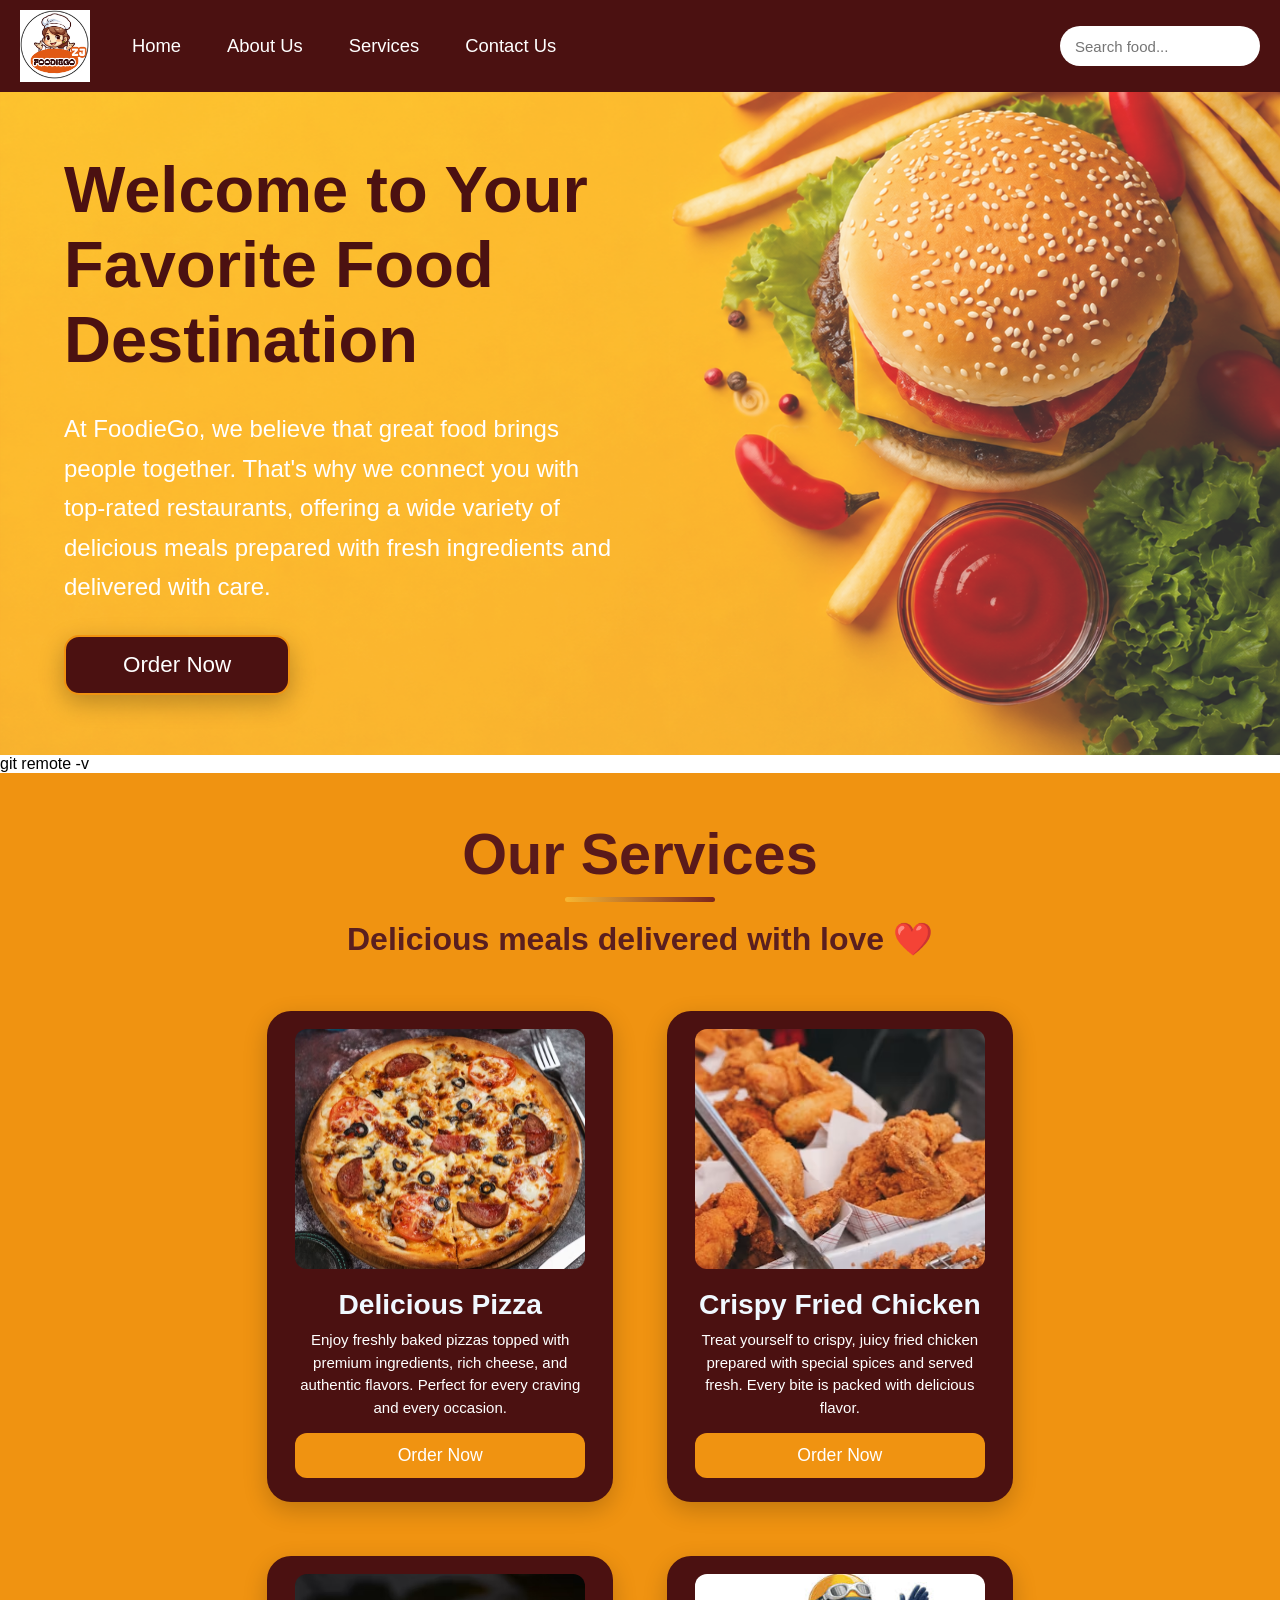
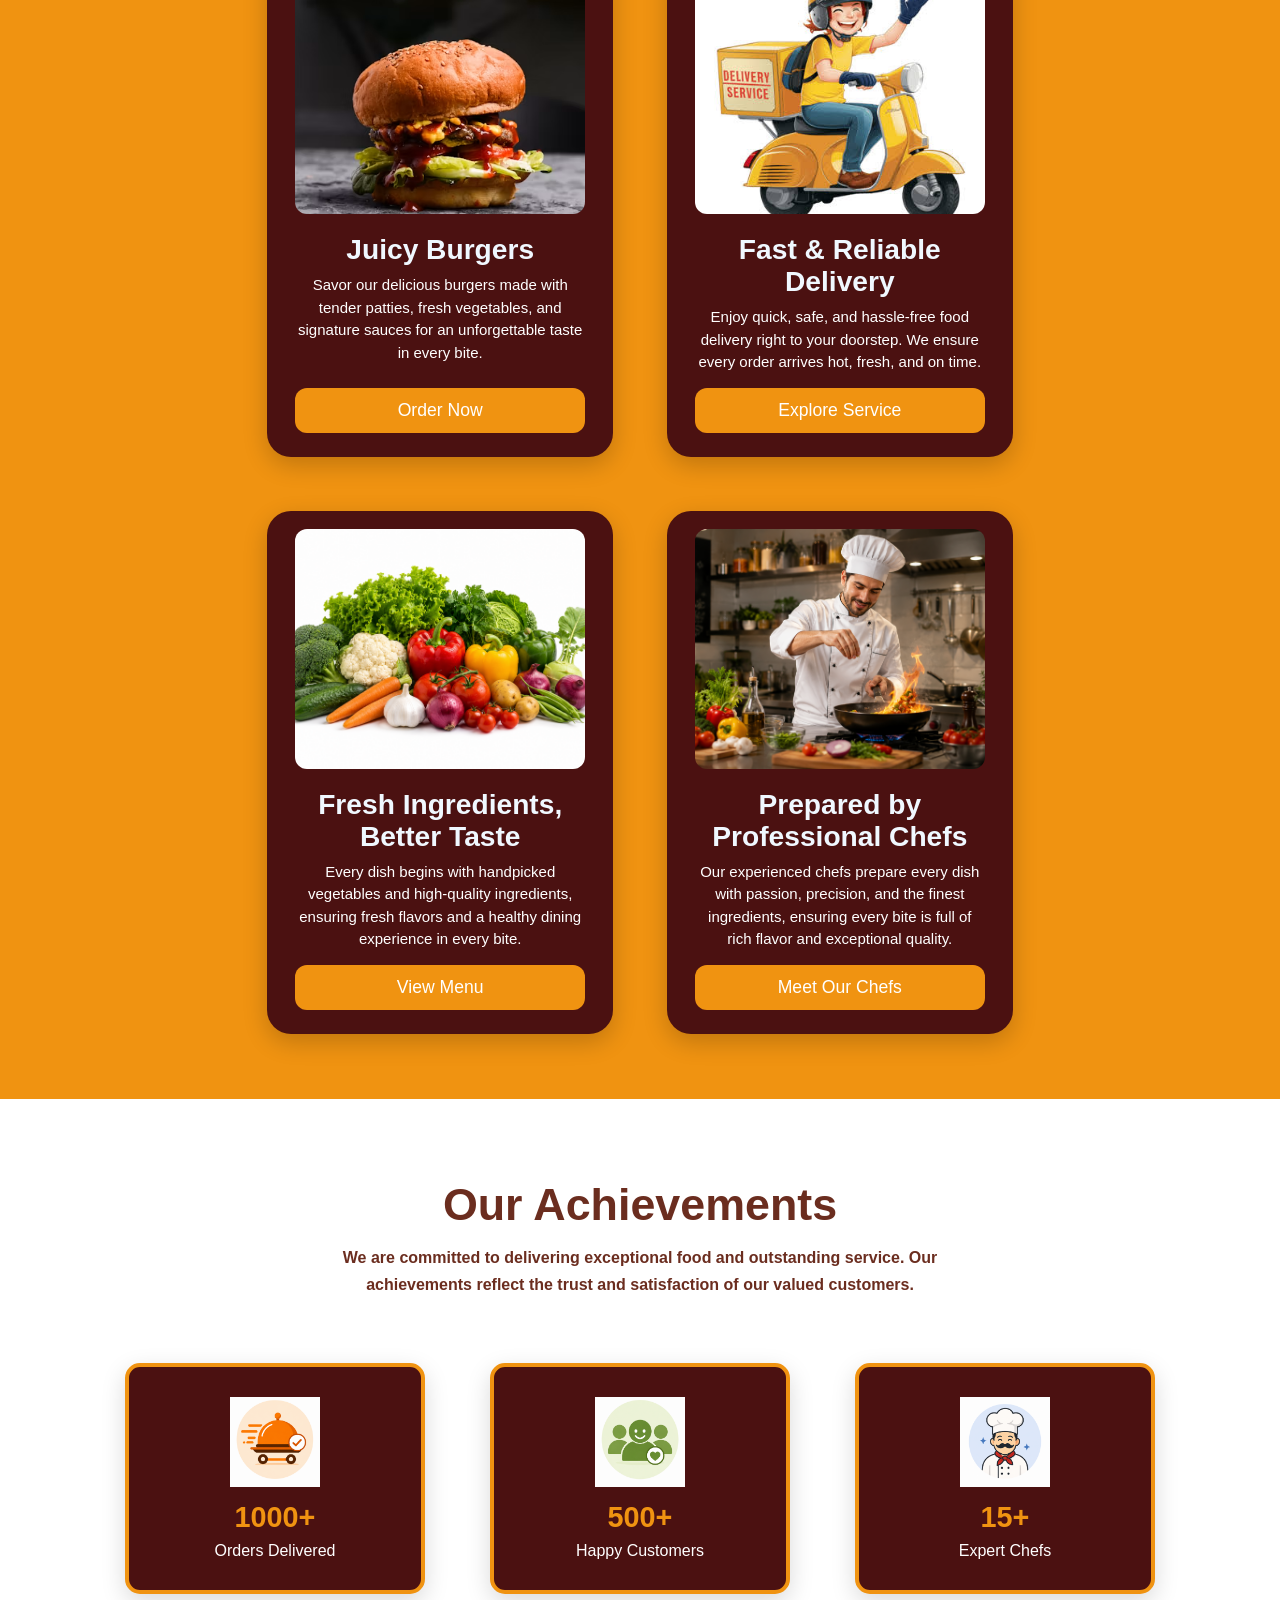
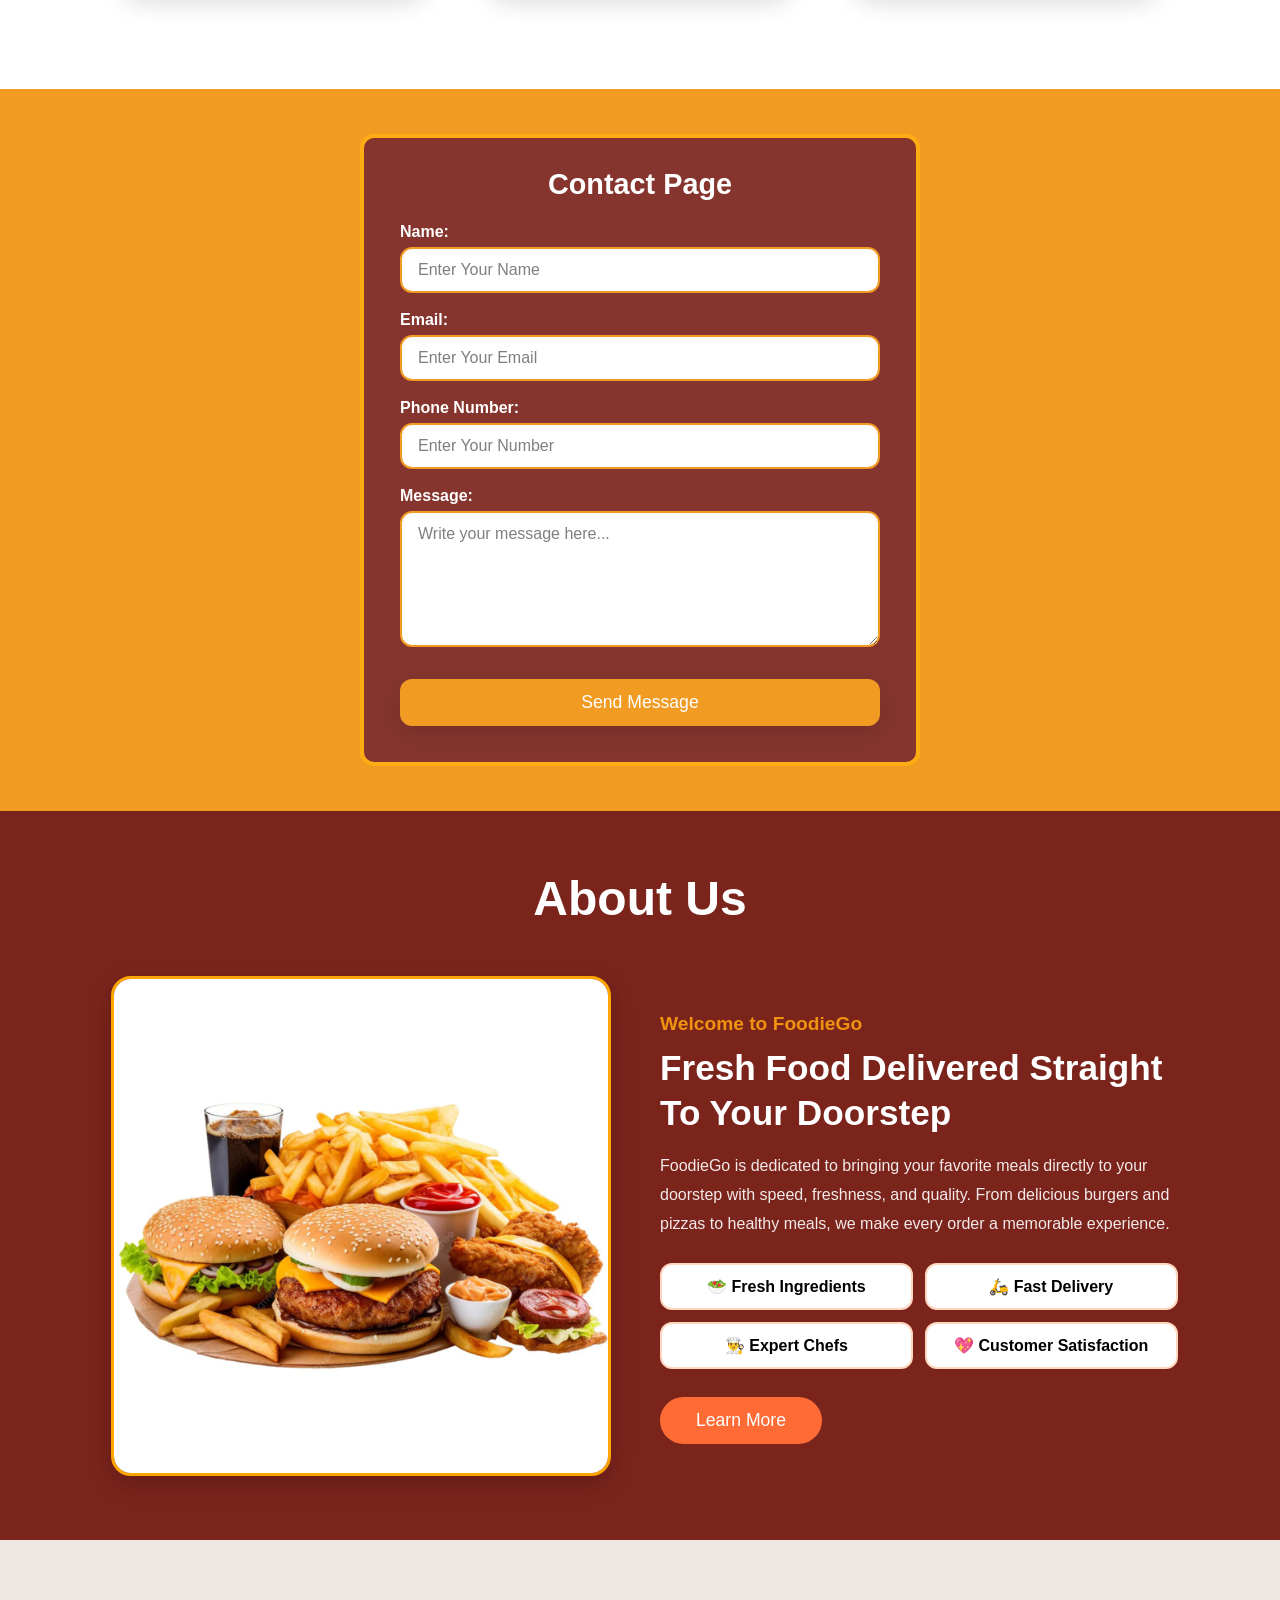
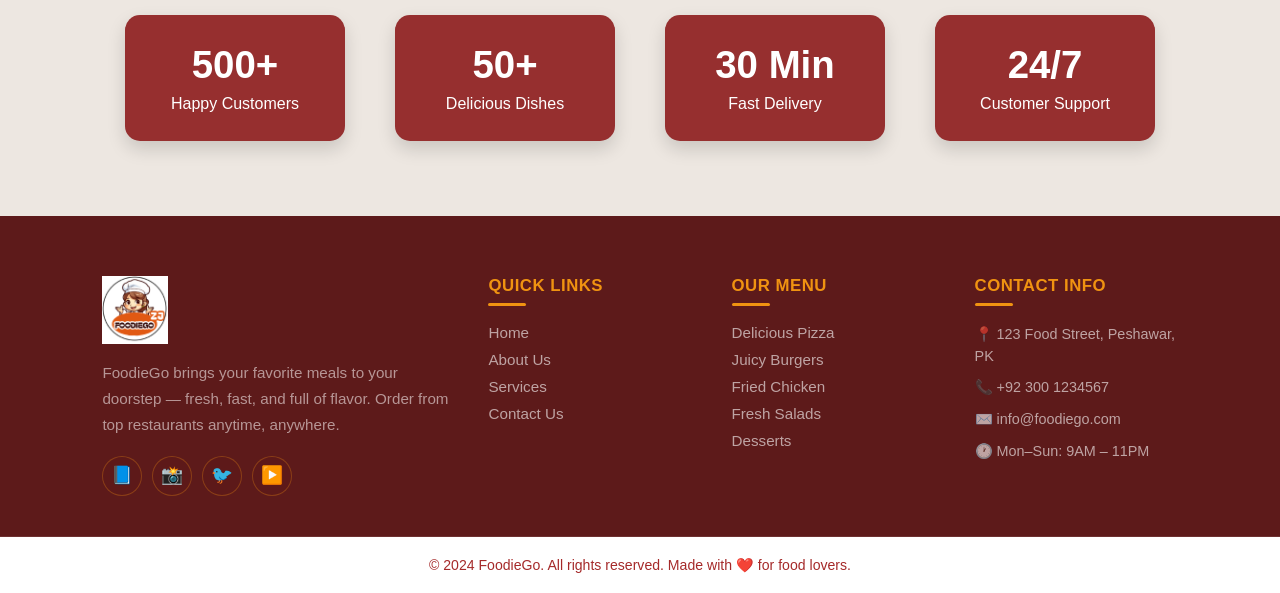
<file: index.html>
<!DOCTYPE html>
<html lang="en">
<head>
    <meta charset="UTF-8">
    <meta name="viewport" content="width=device-width, initial-scale=1.0">
    <title>FoodieGo - Online Food Delivery</title>
    <link rel="stylesheet" href="./stylee.css">
    <a href="#home" class="home-link"></a>
</head>
<body>

<!--Navbar-->
    <nav id="navbar">
        <div id="logo">
            <img src="logo.png" alt="FoodieGo">
        </div>

        <button class="hamburger" id="hamburger" aria-label="Open menu">
            <span></span><span></span><span></span>
        </button>

        <ul id="nav-links">
            <li class="item"><a href="#Home">Home</a></li>
            <li class="item"><a href="#about">About Us</a></li>
            <li class="item"><a href="#services-section">Services</a></li>
            <li class="item"><a href="#contact">Contact Us</a></li>
        </ul>

        <div class="nav-right">
            <div class="search-box">
                <input type="text" placeholder="Search food...">
            </div>
        </div>
    </nav>

    <!--  HOME SECTION  -->
    <section id="Home">
        <div class="home-content">
            <h1 class="h-primary">Welcome to Your Favorite Food Destination</h1>
            <p class="home-p">At FoodieGo, we believe that great food brings people together. That's why we connect you with top-rated restaurants, offering a wide variety of delicious meals prepared with fresh ingredients and delivered with care.</p>
            <button class="btn" onclick="document.getElementById('services-section').scrollIntoView({behavior:'smooth'})">Order Now</button>
        </div>
    </section>
git remote -v
    <!--  SERVICES SECTION -->
    <section class="Services-container" id="services-section">
        <h1 class="h-primary center">Our Services</h1>
        <h3 class="service-title">Delicious meals delivered with love ❤️</h3>

        <div id="services">
            <div class="box">
                <img src="./iamge2.avif" alt="Delicious Pizza">
                <h2 class="h-seconadry center">Delicious Pizza</h2>
                <p class="box-p center">Enjoy freshly baked pizzas topped with premium ingredients, rich cheese, and authentic flavors. Perfect for every craving and every occasion.</p>
                <button class="btnn">Order Now</button>
            </div>

            <div class="box">
                <img src="./image4.avif" alt="Crispy Fried Chicken">
                <h2 class="h-seconadry center">Crispy Fried Chicken</h2>
                <p class="box-p center">Treat yourself to crispy, juicy fried chicken prepared with special spices and served fresh. Every bite is packed with delicious flavor.</p>
                <button class="btnn">Order Now</button>
            </div>

            <div class="box">
                <img src="./image3.avif" alt="Juicy Burgers">
                <h2 class="h-seconadry center">Juicy Burgers</h2>
                <p class="box-p center">Savor our delicious burgers made with tender patties, fresh vegetables, and signature sauces for an unforgettable taste in every bite.</p>
                <button class="btnn">Order Now</button>
            </div>

            <div class="box">
                <img src="./images delivery.jpeg" alt="Fast Delivery">
                <h2 class="h-seconadry center">Fast & Reliable Delivery</h2>
                <p class="box-p center">Enjoy quick, safe, and hassle-free food delivery right to your doorstep. We ensure every order arrives hot, fresh, and on time.</p>
                <button class="btnn">Explore Service</button>
            </div>

            <div class="box">
                <img src="./image5.png" alt="Fresh Ingredients">
                <h2 class="h-seconadry center">Fresh Ingredients, Better Taste</h2>
                <p class="box-p center">Every dish begins with handpicked vegetables and high-quality ingredients, ensuring fresh flavors and a healthy dining experience in every bite.</p>
                <button class="btnn">View Menu</button>
            </div>

            <div class="box">
                <img src="./cook.png" alt="Professional Chefs">
                <h2 class="h-seconadry center">Prepared by Professional Chefs</h2>
                <p class="box-p center">Our experienced chefs prepare every dish with passion, precision, and the finest ingredients, ensuring every bite is full of rich flavor and exceptional quality.</p>
                <button class="btnn">Meet Our Chefs</button>
            </div>
        </div>
    </section>

    <!-- ACHIEVEMENTS SECTION  -->
    <section class="achievements">
        <div class="achievement-heading">
            <h2>Our Achievements</h2>
            <p class="ach-p">We are committed to delivering exceptional food and outstanding service. Our achievements reflect the trust and satisfaction of our valued customers.</p>
        </div>
        <div class="achievement-container">
            <div class="achievement-box">
                <img src="./done.png" alt="Orders Delivered">
                <h3>1000+</h3>
                <p class="ach-item-p">Orders Delivered</p>
            </div>
            <div class="achievement-box">
                <img src="./custamor.png" alt="Happy Customers">
                <h3>500+</h3>
                <p class="ach-item-p">Happy Customers</p>
            </div>
            <div class="achievement-box">
                <img src="./cookimage.png" alt="Expert Chefs">
                <h3>15+</h3>
                <p class="ach-item-p">Expert Chefs</p>
            </div>
        </div>
    </section>



    <!-- CONTACT SECTION  -->
    <section class="contact" id="contact">
      
        <div id="contact-box">
            <form action="" class="contact-form">
                <h5>Contact Page</h5>
                <div class="form-group">
                    <label for="name">Name:</label>
                    <input type="text" name="name" id="name" placeholder="Enter Your Name">
                </div>
                <div class="form-group">
                    <label for="email">Email:</label>
                    <input type="email" name="email" id="email" placeholder="Enter Your Email">
                </div>
                <div class="form-group">
                    <label for="number">Phone Number:</label>
                    <input type="number" name="number" id="number" placeholder="Enter Your Number">
                </div>
                <div class="form-group">
                    <label for="message">Message:</label>
                    <textarea name="message" id="message" rows="6" placeholder="Write your message here..."></textarea>
                </div>
                <button class="btnnn" type="submit">Send Message</button>
            </form>
        </div>
    </section>

    <!-- ===== ABOUT SECTION ===== -->
    <section id="about">
        <h1 class="about-heading">About Us</h1>
        <div class="about-container">
            <div class="about-image">
                <img src="./image8.jpg" alt="Food Delivery">
            </div>
            <div class="about-content">
                <span class="about-span">Welcome to FoodieGo</span>
                <h2>Fresh Food Delivered Straight To Your Doorstep</h2>
                <p class="about-p">FoodieGo is dedicated to bringing your favorite meals directly to your doorstep with speed, freshness, and quality. From delicious burgers and pizzas to healthy meals, we make every order a memorable experience.</p>
                <div class="about-features">
                    <div class="feature-card">🥗 Fresh Ingredients</div>
                    <div class="feature-card">🛵 Fast Delivery</div>
                    <div class="feature-card">👨‍🍳 Expert Chefs</div>
                    <div class="feature-card">💖 Customer Satisfaction</div>
                </div>
                <button class="about-btn">Learn More</button>
            </div>
        </div>
    </section>

    <!-- ===== COUNTER SECTION ===== -->
    <section class="counter">
        <div class="counter-box">
            <h2>500+</h2>
            <p class="counter-p">Happy Customers</p>
        </div>
        <div class="counter-box">
            <h2>50+</h2>
            <p class="counter-p">Delicious Dishes</p>
        </div>
        <div class="counter-box">
            <h2>30 Min</h2>
            <p class="counter-p">Fast Delivery</p>
        </div>
        <div class="counter-box">
            <h2>24/7</h2>
            <p class="counter-p">Customer Support</p>
        </div>
    </section>

    <!-- ===== FOOTER ===== -->
    <footer id="footer">
        <div class="footer-top">

            <div class="footer-brand">
                <img src="logo.png" alt="FoodieGo Logo">
                <p class="footer-desc">FoodieGo brings your favorite meals to your doorstep — fresh, fast, and full of flavor. Order from top restaurants anytime, anywhere.</p>
                <div class="social-links">
                    <a href="#" aria-label="Facebook">📘</a>
                    <a href="#" aria-label="Instagram">📸</a>
                    <a href="#" aria-label="Twitter">🐦</a>
                    <a href="#" aria-label="YouTube">▶️</a>
                </div>
            </div>

            <div class="footer-col">
                <h4>Quick Links</h4>
                <ul>
                    <li><a href="#Home">Home</a></li>
                    <li><a href="#about">About Us</a></li>
                    <li><a href="#services-section">Services</a></li>
                    <li><a href="#contact">Contact Us</a></li>
                </ul>
            </div>

            <div class="footer-col">
                <h4>Our Menu</h4>
                <ul>
                    <li><a href="#services-section">Delicious Pizza</a></li>
                    <li><a href="#services-section">Juicy Burgers</a></li>
                    <li><a href="#services-section">Fried Chicken</a></li>
                    <li><a href="#services-section">Fresh Salads</a></li>
                    <li><a href="#services-section">Desserts</a></li>
                </ul>
            </div>

            <div class="footer-col">
                <h4>Contact Info</h4>
                <ul class="footer-contact-list">
                    <li>📍 123 Food Street, Peshawar, PK</li>
                    <li>📞 +92 300 1234567</li>
                    <li>✉️ info@foodiego.com</li>
                    <li>🕐 Mon–Sun: 9AM – 11PM</li>
                </ul>
            </div>
        </div>

        <div class="footer-bottom" style="background-color: white; color: brown;" >
            <p style="color: brown;" class="footer-bottom-p">© 2024 FoodieGo. All rights reserved. Made with ❤️ for food lovers.</p>
        </div>
    </footer>

    <script>
        // Hamburger toggle
        const hamburger = document.getElementById('hamburger');
        const navLinks = document.getElementById('nav-links');
        hamburger.addEventListener('click', () => {
            navLinks.classList.toggle('open');
            hamburger.classList.toggle('active');
        });

        // Close menu on nav link click (mobile)
        document.querySelectorAll('#nav-links a').forEach(link => {
            link.addEventListener('click', () => {
                navLinks.classList.remove('open');
                hamburger.classList.remove('active');
            });
        });

        // Sticky navbar shadow on scroll
        window.addEventListener('scroll', () => {
            const navbar = document.getElementById('navbar');
            navbar.classList.toggle('scrolled', window.scrollY > 50);
        });


        const homeLink = document.querySelector('.home-link');
const heading = document.querySelector('.hero h1');

function playHeadingAnimation(){

    heading.classList.remove("show-animation");

    void heading.offsetWidth;

    heading.classList.add("show-animation");
}

homeLink.addEventListener("click", function(){

    playHeadingAnimation();

});
    </script>
</body>
</html>
</file>
<file: stylee.css>
/* RESET & BASE */
*, *::before, *::after {
    margin: 0;
    padding: 0;
    box-sizing: border-box;
}

html {
    scroll-behavior: smooth;
}

body {
    font-family: 'Franklin Gothic Medium', 'Arial Narrow', Arial, sans-serif;
    overflow-x: hidden;
}


   /* NAVBAR */

#navbar {
    display: flex;
    align-items: center;
    background-color: rgb(75, 17, 17);
    position: sticky;
    top: 0;
    z-index: 1000;
    padding: 0 20px;
    transition: box-shadow 0.3s ease;
    gap: 10px;
}

#navbar.scrolled {
    box-shadow: 0 4px 20px rgba(0, 0, 0, 0.5);
}

#logo {
    flex-shrink: 0;
    margin: 10px 10px 10px 0;
}

#logo img {
    height: 72px;
    display: block;
}

#nav-links {
    display: flex;
    list-style: none;
    gap: 2px;
    flex-wrap: nowrap;
}

#nav-links li a {
    color: white;
    display: block;
    padding: 8px 22px;
    border-radius: 5px;
    text-decoration: none;
    font-size: 1.15rem;
    transition: background 0.2s ease, color 0.2s ease;
    white-space: nowrap;
}

#nav-links li a:hover {
    color: black;
    background-color: white;
}

.nav-right {
    margin-left: auto;
    flex-shrink: 0;
}

.search-box input {
    width: 200px;
    height: 40px;
    padding: 0 15px;
    border: none;
    border-radius: 30px;
    outline: none;
    font-size: 15px;
}

/* Hamburger button — hidden on desktop */
.hamburger {
    display: none;
    flex-direction: column;
    justify-content: center;
    gap: 5px;
    background: none;
    border: none;
    cursor: pointer;
    padding: 8px;
    margin-left: auto;
}

.hamburger span {
    display: block;
    width: 26px;
    height: 3px;
    background: white;
    border-radius: 3px;
    transition: all 0.3s ease;
}

.hamburger.active span:nth-child(1) { transform: translateY(8px) rotate(45deg); }
.hamburger.active span:nth-child(2) { opacity: 0; }
.hamburger.active span:nth-child(3) { transform: translateY(-8px) rotate(-45deg); }

/* =============================================
   HOME SECTION
============================================= */
#Home {
    display: flex;
    align-items: center;
    min-height: 625px;
    padding: 60px 5%;
    position: relative;
    font-family: 'Arial Narrow', Arial, sans-serif;
}

#Home::before {
    content: "";
    position: absolute;
    inset: 0;
    background: url(imag1.png) no-repeat center center / cover;
    z-index: -1;
    opacity: 0.82;
}

.home-content {
    max-width: 560px;
}

.h-primary {
    font-size: clamp(2rem, 4.5vw, 3.6rem);
    line-height: 1.1;
    padding: 0 0 12px;
    font-family: 'Arial Narrow', Arial, sans-serif;
     
}


#Home .h-primary {
    color:  rgb(75, 17, 17);
    margin-bottom: 20px;
    line-height: normal;
    font-size: 65px;
      opacity: 0;
     animation: comeFromLeft 3s ease-out forwards;
  
}


.home-p {
    color: white;
    font-size: clamp(1rem, 2vw, 1.5rem);
    line-height: 1.65;
    margin-bottom: 28px;
}

.btn {
    padding: 15px 57px;
    background-color: rgb(75, 17, 17);
    color: white;
    font-size: 1.4rem;
    border: 2px solid #f09311;
    border-radius: 15px;
    cursor: pointer;
    margin-right: 10px;
    box-shadow: 0 8px 25px rgba(0, 0, 0, 0.25);
    transition: transform 0.35s ease, background 0.25s ease;
    display: inline-block;
}

.btn:hover {
    transform: translateY(-8px);
    background-color: #f09311;
}

/* 
   SERVICES SECTION */

.Services-container {
    background-color: #f09311;
    padding: 50px 5% 40px;
}

.center {
    text-align: center;
}

.Services-container .h-primary {
    display: block;
    text-align: center;
    color: #5a1a1a;
    margin: 0 auto 8px;
    position: relative;
    padding-bottom: 16px;
}

.Services-container .h-primary::after {
    content: "";
    position: absolute;
    left: 50%;
    transform: translateX(-50%);
    bottom: 0;
    width: 150px;
    height: 5px;
    background: linear-gradient(to right, #f7b733, #7b241c);
    border-radius: 10px;

}

.service-title {
    text-align: center;
    font-size: clamp(1.2rem, 2.5vw, 2rem);
    margin: 18px 0 28px;
    color: #5a1f1f;
    font-weight: 800;
}

#services {
    display: flex;
    justify-content: center;
    gap: 24px;
    flex-wrap: wrap;
    padding: 10px 0;
}

#services .box {
    width: clamp(260px, 30%, 390px);
    background-color: rgb(75, 17, 17);
    border-radius: 24px;
    padding: 18px 28px 24px;
    margin: 15px;
    text-align: center;
    box-shadow: 0 8px 25px rgba(0, 0, 0, 0.2);
    transition: transform 0.4s ease;
    display: flex;
    flex-direction: column;
    align-items: center;
}

#services .box:hover {
    transform: translateY(-10px);
}

#services .box img {
    width: 100%;
    height: 240px;
    object-fit: cover;
    border-radius: 12px;
    margin-bottom: 12px;
    display: block;
}

.h-seconadry {
    font-size: clamp(1.3rem, 2.2vw, 2rem);
    padding: 8px 0;
    color: aliceblue;
    font-family: 'Arial Narrow', Arial, sans-serif;
}

.box-p {
    color: white;
    font-size: 15px;
    line-height: 1.5;
    margin: 0 0 14px;
    width: 100%;
}

.btnn {
    background-color: #f09311;
    padding: 12px 0;
    width: 100%;
    color: white;
    font-size: 1.1rem;
    border: none;
    border-radius: 12px;
    cursor: pointer;
    margin-top: auto;
    transition: background 0.25s ease;
}

.btnn:hover {
    background-color: rgb(133, 80, 80);
}

/* =============================================
   ACHIEVEMENTS SECTION
============================================= */
.achievements {
    width: 100%;
    padding: 80px 8%;
    background-color: white;
    box-sizing: border-box;
}

.achievement-heading {
    text-align: center;
    margin-bottom: 50px;
}

.achievement-heading h2 {
    font-size: clamp(1.8rem, 4vw, 2.8rem);
    color: #6b2d1f;
}

.ach-p {
    max-width: 700px;
    margin: 14px auto 0;
    color: #6b2d1f;
    line-height: 1.7;
    font-size: 1rem;
    font-weight: 600;
}

.achievement-container {
    display: flex;
    justify-content: center;
    gap: 35px;
    flex-wrap: wrap;
}

.achievement-box {
    width: clamp(200px, 28%, 300px);
    border-radius: 15px;
    padding: 30px 20px;
    margin: 15px;
    color: white;
    background-color: rgb(75, 17, 17);
    display: flex;
    flex-direction: column;
    align-items: center;
    justify-content: center;
    border: 4px solid #f09311;
    text-align: center;
    box-shadow: 0 8px 25px rgba(0, 0, 0, 0.15);
    transition: transform 0.4s ease;
}

.achievement-box:hover {
    transform: translateY(-10px);
}

.achievement-box img {
    width: 90px;
    height: 90px;
    object-fit: contain;
}

.achievement-box h3 {
    margin: 14px 0 8px;
    font-size: 1.8rem;
    color: #f09311;
}

.ach-item-p {
    color: white;
    font-size: 1rem;
    margin: 0;
    text-align: center;
    width: 100%;
}

hr {
    border: none;
    height: 5px;
    background: linear-gradient(to right, #f7b733, #7b241c);
    border-radius: 10px;
    margin: 0;
}

/* =============================================
   CONTACT SECTION
============================================= */
.contact {
    padding: 45px 5%;
     background-color: #f09311;
       opacity: 0.92;
        
     
    
}



#contact-box {
    display: flex;
    justify-content: center;
    align-items: center;

  
     
}

.contact-form {
    width: 100%;
    max-width: 560px;
    background-color: #7b241c;
    border-radius: 14px;
    border: 4px solid orange;
    padding: 30px 36px 36px;
}

h5 {
    font-size: 1.8rem;
    color: white;
    text-align: center;
    margin-bottom: 22px;
}

.form-group {
    margin-bottom: 18px;
}

.form-group label {
    display: block;
    font-size: 1rem;
    color: white;
    margin-bottom: 6px;
    font-weight: 600;
}

.form-group input,
.form-group textarea {
    width: 100%;
    padding: 12px 16px;
    border-radius: 12px;
    border: 2px solid #f09311;
    font-size: 1rem;
    font-family: inherit;
    outline: none;
    resize: vertical;
}

.form-group textarea {
    min-height: 120px;
}

.btnnn {
    background-color: #f09311;
    padding: 13px 40px;
    width: 100%;
    color: white;
    font-size: 1.1rem;
    border: none;
    border-radius: 12px;
    cursor: pointer;
    margin-top: 10px;
    box-shadow: 0 8px 25px rgba(0, 0, 0, 0.15);
    transition: transform 0.3s ease, background 0.25s ease;
}

.btnnn:hover {
    transform: translateY(-8px);
    background-color: rgb(200, 100, 100);
}

/* =============================================
   ABOUT SECTION
============================================= */
#about {
    background: #7b241c;
    padding: 60px 8%;
}

.about-heading {
    font-size: clamp(2rem, 4vw, 3rem);
    color: white;
    margin-bottom: 50px;
    font-weight: bold;
    text-align: center;
}

.about-container {
    display: flex;
    gap: 40px;
    align-items: center;
    flex-wrap: wrap;
}

.about-image {
    flex: 1 1 280px;
    text-align: center;
}

.about-image img {
    width: 100%;
    max-width: 500px;
    border-radius: 20px;
    border: 3px solid orange;
    box-shadow: 0 8px 25px rgba(0, 0, 0, 0.2);
    transition: transform 0.3s ease;
}

.about-image:hover img {
    transform: translateY(-10px);
}

.about-content {
    flex: 1 1 280px;
}

.about-span {
    color: #f09311;
    font-size: 1.2rem;
    font-weight: bold;
    display: block;
    margin-bottom: 10px;
}

.about-content h2 {
    font-size: clamp(1.4rem, 2.8vw, 2.2rem);
    color: white;
    margin-bottom: 16px;
    line-height: 1.3;
}

.about-p {
    color: rgba(255, 255, 255, 0.9);
    font-size: 1rem;
    line-height: 1.8;
    margin-bottom: 24px;
}

.about-features {
    display: flex;
    flex-wrap: wrap;
    gap: 12px;
    margin-bottom: 28px;
}

.feature-card {
    background: white;
    border: 2px solid #ffd6bf;
    border-radius: 12px;
    padding: 12px 16px;
    font-size: 1rem;
    font-weight: bold;
    flex: 1 1 calc(50% - 12px);
    text-align: center;
    transition: background 0.2s ease, color 0.2s ease;
    min-width: 120px;
}

.feature-card:hover {
    background: rgb(184, 113, 113);
    color: white;
}

.about-btn {
    padding: 13px 36px;
    border: none;
    border-radius: 30px;
    background: #ff6b35;
    color: white;
    font-size: 1.1rem;
    cursor: pointer;
    transition: background 0.25s ease;
}

.about-btn:hover {
    background: #d37049;
}

/* =============================================
   COUNTER SECTION
============================================= */
.counter {
    background: #ede7e1;
    text-align: center;
    padding: 60px 5%;
    display: flex;
    justify-content: center;
    flex-wrap: wrap;
    gap: 20px;
}

.counter-box {
    width: clamp(140px, 20%, 220px);
    padding: 28px 16px;
    background: rgb(150, 47, 47);
    border-radius: 15px;
    margin: 15px;
    box-shadow: 0 8px 18px rgba(0, 0, 0, 0.15);
    transition: transform 0.3s ease;
}

.counter-box:hover {
    transform: translateY(-6px);
}

.counter-box h2 {
    color: white;
    font-size: clamp(1.6rem, 3vw, 2.4rem);
    margin-bottom: 8px;
}

.counter-p {
    color: white;
    font-size: 1rem;
    margin: 0;
}

/* =============================================
   FOOTER
============================================= */
#footer {
    background-color: #5d1a1a;
    color: white;
}

.footer-top {
    display: flex;
    gap: 40px;
    flex-wrap: wrap;
    padding: 60px 8% 40px;
    border-bottom: 1px solid rgba(255, 255, 255, 0.1);
}

.footer-brand {
    flex: 2 1 240px;
    min-width: 220px;
}

.footer-brand img {
    height: 68px;
    margin-bottom: 16px;
    display: block;
}

.footer-desc {
    color: rgba(243, 234, 234, 0.6);
    font-size: 0.95rem;
    line-height: 1.7;
    margin-bottom: 18px;
}

.social-links {
    display: flex;
    gap: 10px;
}

.social-links a {
    display: flex;
    align-items: center;
    justify-content: center;
    width: 40px;
    height: 40px;
    background: rgba(96, 24, 24, 0.07);
    border-radius: 50%;
    font-size: 1.1rem;
    text-decoration: none;
    border: 1px solid rgba(240, 147, 17, 0.3);
    transition: background 0.2s ease, transform 0.2s ease;
}

.social-links a:hover {
    background: #f09311;
    transform: translateY(-3px);
}

.footer-col {
    flex: 1 1 150px;
    min-width: 140px;
}

.footer-col h4 {
    color: #f09311;
    font-size: 1.05rem;
    margin-bottom: 18px;
    font-weight: 700;
    text-transform: uppercase;
    letter-spacing: 0.5px;
    position: relative;
    padding-bottom: 10px;
}

.footer-col h4::after {
    content: '';
    position: absolute;
    left: 0;
    bottom: 0;
    width: 38px;
    height: 3px;
    background: #f09311;
    border-radius: 3px;
}

.footer-col ul {
    list-style: none;
    display: flex;
    flex-direction: column;
    gap: 10px;
}

.footer-col ul li a {
    color: rgba(255, 255, 255, 0.6);
    text-decoration: none;
    font-size: 0.95rem;
    transition: color 0.2s ease, padding-left 0.2s ease;
    display: block;
}

.footer-col ul li a:hover {
    color: #f09311;
    padding-left: 6px;
}

.footer-contact-list {
    list-style: none;
    display: flex;
    flex-direction: column;
    gap: 10px;
}

.footer-contact-list li {
    color: rgba(255, 255, 255, 0.6);
    font-size: 0.9rem;
    line-height: 1.5;
}

.footer-bottom {
    text-align: center;
    padding: 20px 8%;
    background-color: #1a0505;
}

.footer-bottom-p {
    color: brown;
    font-size: 0.88rem;
    margin: 0;
}

/* =============================================
   RESPONSIVE — TABLET (max-width: 900px)
============================================= */
@media (max-width: 900px) {

    /* Show hamburger, hide nav links by default */
    .hamburger {
        display: flex;
    }

    #nav-links {
        display: none;
        position: absolute;
        top: 100%;
        left: 0;
        width: 100%;
        background-color: rgb(75, 17, 17);
        flex-direction: column;
        padding: 14px 20px 20px;
        gap: 4px;
        box-shadow: 0 8px 20px rgba(0, 0, 0, 0.4);
        z-index: 999;
    }

    #nav-links.open {
        display: flex;
    }

    #nav-links li a {
        font-size: 1rem;
        padding: 10px 14px;
    }

    .nav-right {
        display: none;
    }

    #navbar {
        position: sticky;
    }

    #Home {
        padding: 50px 6%;
        min-height: 480px;
    }

    .about-container {
        flex-direction: column;
    }

    .about-image,
    .about-content {
        flex: none;
        width: 100%;
    }

    .about-image img {
        max-width: 100%;
    }

    .footer-brand {
        flex: 100%;
    }

    #services .box {
        width: clamp(260px, 46%, 390px);
    }
}

/* =============================================
   RESPONSIVE — MOBILE (max-width: 600px)
============================================= */
@media (max-width: 600px) {

    #logo img {
        height: 56px;
    }

    #Home {
        padding: 40px 5%;
        min-height: 360px;
        justify-content: center;
        text-align: center;
    }

    .home-content {
        max-width: 100%;
        display: flex;
        flex-direction: column;
        align-items: center;
    }

    .btn {
        padding: 12px 36px;
        font-size: 1rem;
        margin: 0 auto;
    }

    #services .box {
        width: 100%;
        max-width: 100%;
    }

    .achievement-box {
        width: 100%;
        max-width: 320px;
    }

    .contact-form {
        padding: 22px 18px 28px;
    }

    h5 {
        font-size: 1.4rem;
    }

    .counter {
        gap: 14px;
        padding: 40px 5%;
    }

    .counter-box {
        width: calc(50% - 14px);
        min-width: 120px;
    }

    .feature-card {
        flex: 1 1 100%;
    }

    .footer-top {
        flex-direction: column;
        gap: 26px;
        padding: 40px 6% 30px;
    }

    .footer-col {
        min-width: 100%;
    }

    .about-heading {
        font-size: 1.8rem;
        text-align: center;
        margin-bottom: 30px;
    }

    .about-content h2 {
        font-size: 1.3rem;
    }

    .about-span {
        font-size: 1rem;
    }

    .achievements {
        padding: 50px 5%;
    }

    .Services-container {
        padding: 40px 4% 28px;
    }

    .service-title {
        font-size: 1.2rem;
    }
}



@keyframes comeFromLeft{

    from{
        opacity: 0;
        transform: translateX(-150px);
    }

    to{
        opacity: 1;
        transform: translateX(0);
    }

}
</file>
